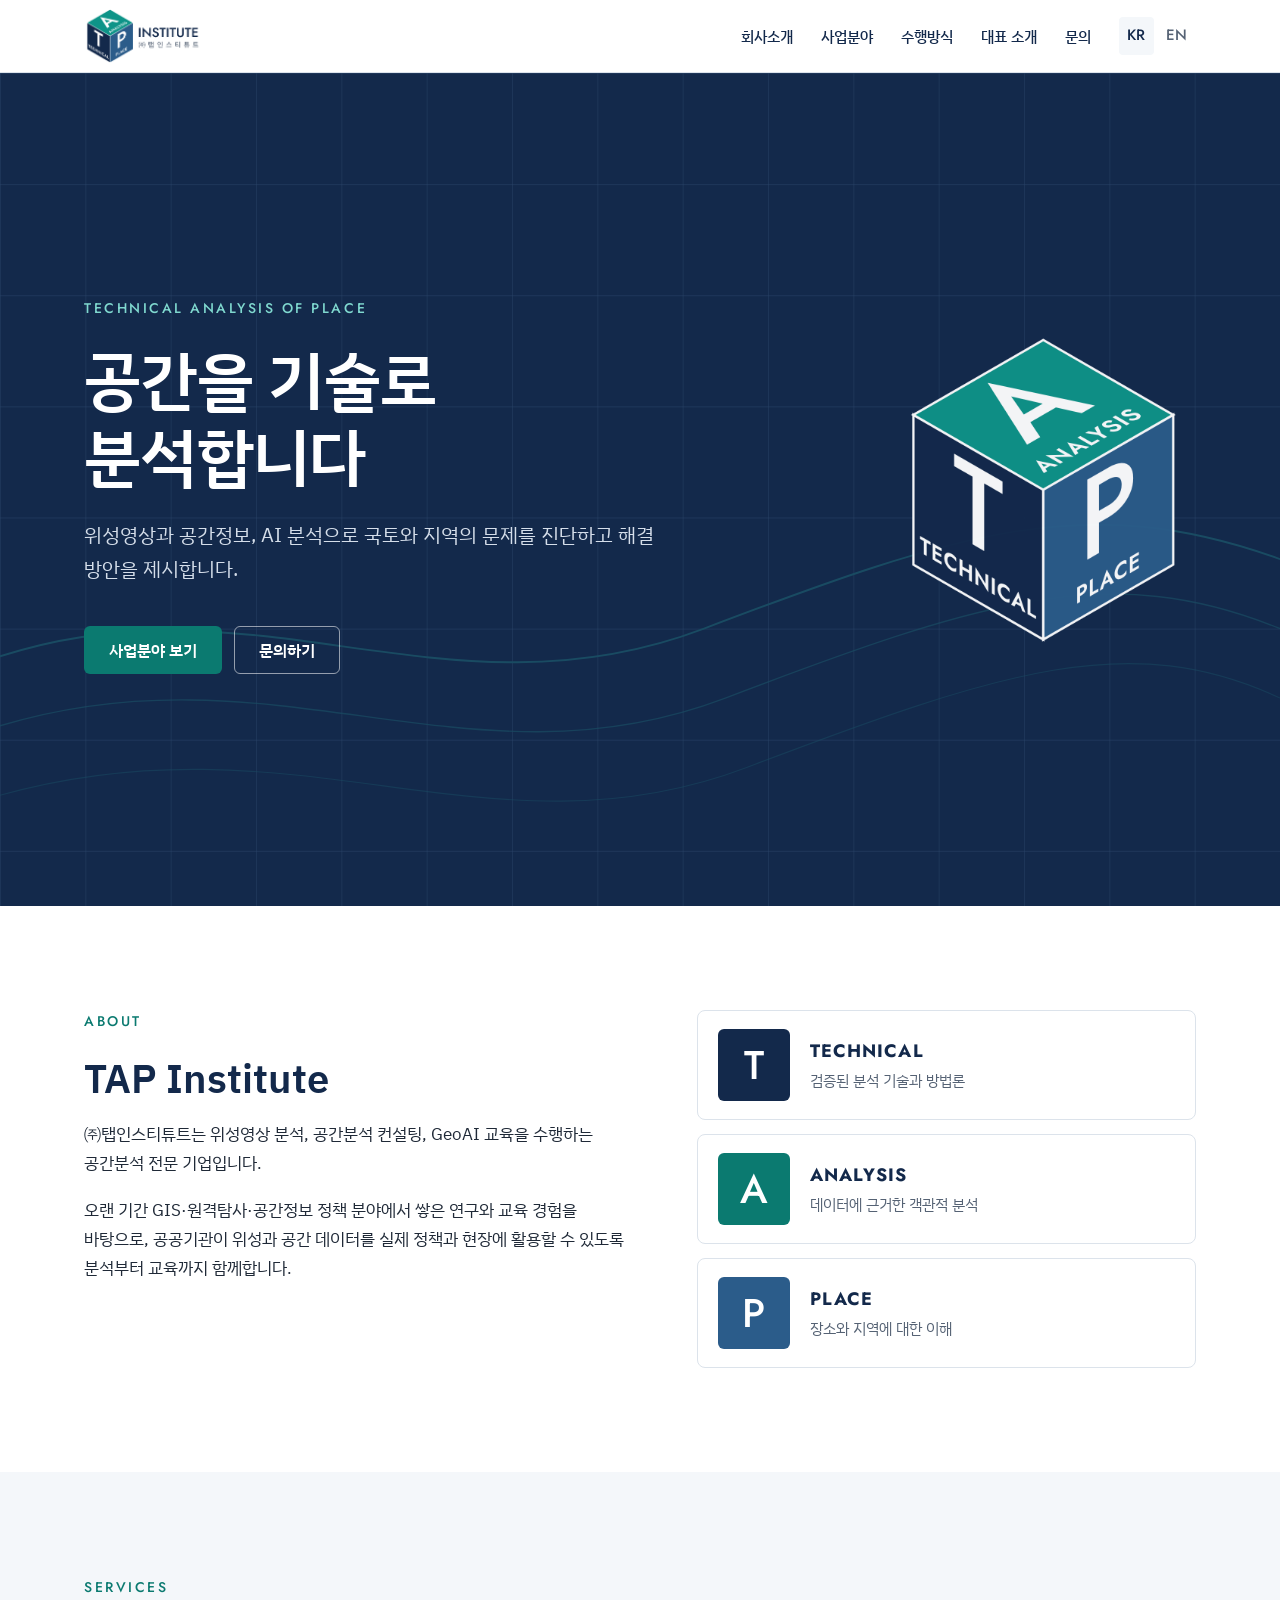
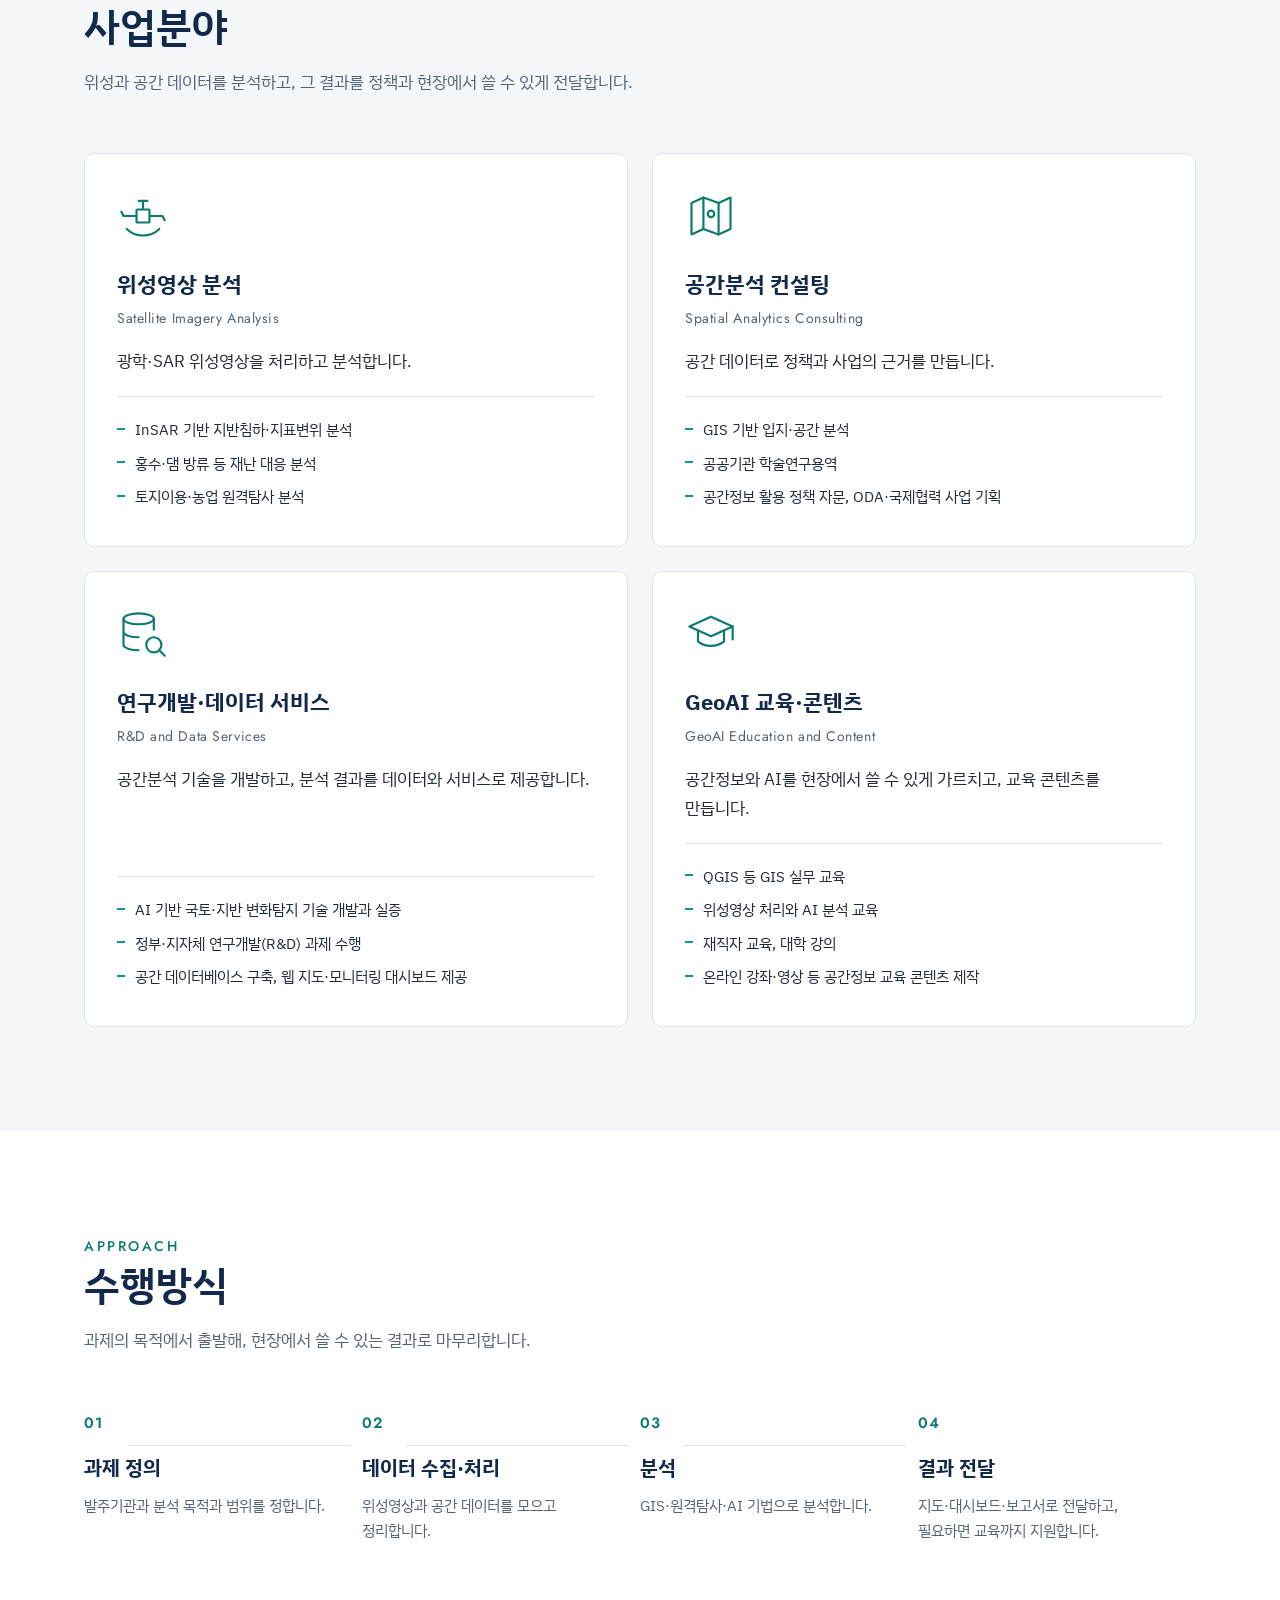
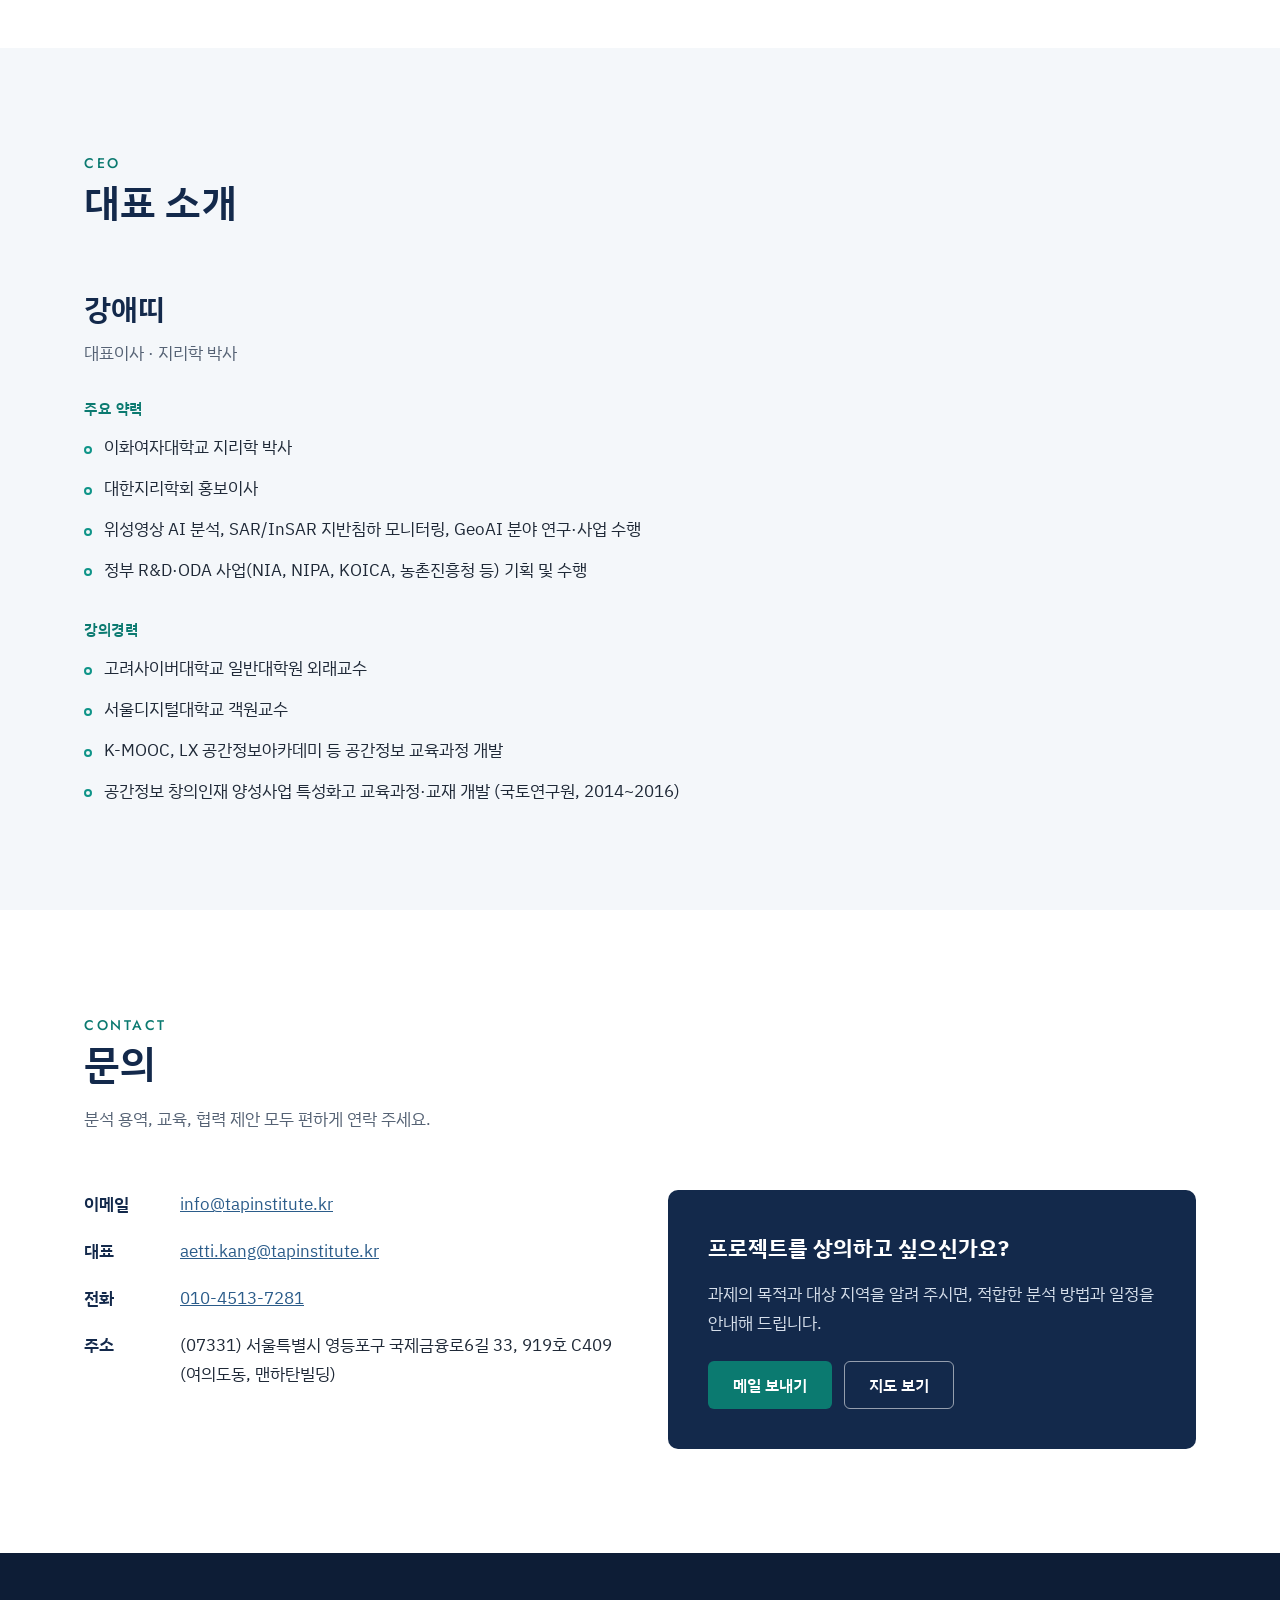
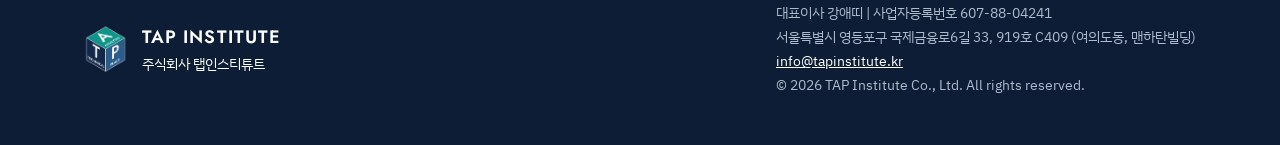
<file: index.html>
<!doctype html>
<html lang="ko">
<head>
<meta charset="utf-8">
<meta name="viewport" content="width=device-width, initial-scale=1">
<meta name="robots" content="noindex, nofollow">
<title>TAP Institute | 위성영상 분석 · 공간분석 컨설팅 · GeoAI 교육</title>
<meta name="description" content="㈜탭인스티튜트(TAP Institute)는 위성영상 분석, 공간분석 컨설팅, GeoAI 교육을 수행하는 공간분석 전문 기업입니다.">
<link rel="canonical" href="https://tapinstitute.kr/">
<link rel="alternate" hreflang="ko" href="https://tapinstitute.kr/">
<link rel="alternate" hreflang="en" href="https://tapinstitute.kr/en/">
<meta property="og:type" content="website">
<meta property="og:site_name" content="TAP Institute">
<meta property="og:title" content="TAP Institute | Technical Analysis of Place">
<meta property="og:description" content="위성영상 분석 · 공간분석 컨설팅 · GeoAI 교육">
<meta property="og:url" content="https://tapinstitute.kr/">
<meta property="og:image" content="https://tapinstitute.kr/assets/og-image.png">
<meta property="og:locale" content="ko_KR">
<link rel="icon" href="favicon.svg" type="image/svg+xml">
<link rel="preconnect" href="https://fonts.googleapis.com">
<link rel="preconnect" href="https://fonts.gstatic.com" crossorigin>
<link href="https://fonts.googleapis.com/css2?family=Jost:wght@400;500;600&family=IBM+Plex+Sans+KR:wght@400;500;600&display=swap" rel="stylesheet">
<link rel="stylesheet" href="css/style.css">
</head>
<body>
<a class="skip" href="#main">본문 바로가기</a>

<header class="site-header">
  <div class="container">
    <a class="brand" href="#home" aria-label="TAP Institute 처음으로">
      <img src="assets/TAP_Institute_logo.png" alt="TAP Institute ㈜탭인스티튜트" width="232" height="110">
    </a>
    <button class="menu-btn" type="button" aria-expanded="false" aria-controls="site-nav" aria-label="메뉴 열기">
      <svg width="22" height="22" viewBox="0 0 24 24" fill="none" stroke="currentColor" stroke-width="2" stroke-linecap="round" aria-hidden="true"><path d="M4 7h16M4 12h16M4 17h16"/></svg>
    </button>
    <nav class="nav" id="site-nav" aria-label="주요 메뉴">
      <ul>
        <li><a href="#about">회사소개</a></li>
        <li><a href="#services">사업분야</a></li>
        <li><a href="#approach">수행방식</a></li>
        <li><a href="#ceo">대표 소개</a></li>
        <li><a href="#contact">문의</a></li>
      </ul>
      <div class="lang" aria-label="언어 선택">
        <a href="./" aria-current="true" lang="ko">KR</a>
        <a href="en/" lang="en">EN</a>
      </div>
    </nav>
  </div>
</header>

<main id="main">

  <!-- 첫 화면 -->
  <section class="hero" id="home" aria-labelledby="hero-title">
    <svg class="hero-grid" aria-hidden="true" preserveAspectRatio="none" viewBox="0 0 1200 600">
      <defs>
        <pattern id="graticule" width="80" height="80" patternUnits="userSpaceOnUse">
          <path d="M80 0H0V80" fill="none" stroke="#7FA8D6" stroke-width="0.8"/>
        </pattern>
      </defs>
      <rect width="1200" height="600" fill="url(#graticule)"/>
      <path d="M0 420 C240 360 420 470 660 400 S1020 300 1200 350" fill="none" stroke="#2FC4B5" stroke-width="1.4"/>
      <path d="M0 470 C260 410 440 520 680 450 S1040 350 1200 400" fill="none" stroke="#2FC4B5" stroke-width="1" opacity=".7"/>
      <path d="M0 520 C280 460 460 570 700 500 S1060 400 1200 450" fill="none" stroke="#2FC4B5" stroke-width=".8" opacity=".5"/>
    </svg>
    <div class="container">
      <img class="hero-mark" src="assets/TAP_Institute_symbol.png" alt="" width="300" height="352">
      <p class="eyebrow" lang="en">Technical Analysis of Place</p>
      <h1 id="hero-title">공간을 기술로<br>분석합니다</h1>
      <p class="lead">위성영상과 공간정보, AI 분석으로 국토와 지역의 문제를 진단하고 해결 방안을 제시합니다.</p>
      <div class="btns">
        <a class="btn btn-primary" href="#services">사업분야 보기</a>
        <a class="btn btn-ghost" href="#contact">문의하기</a>
      </div>
    </div>
  </section>

  <!-- 회사소개 -->
  <section id="about" aria-labelledby="about-title">
    <div class="container about-grid">
      <div class="about-text">
        <p class="eyebrow" lang="en" style="color:var(--accent-dark)">About</p>
        <h2 id="about-title">TAP Institute</h2>
        <p>㈜탭인스티튜트는 위성영상 분석, 공간분석 컨설팅, GeoAI 교육을 수행하는 공간분석 전문 기업입니다.</p>
        <p>오랜 기간 GIS·원격탐사·공간정보 정책 분야에서 쌓은 연구와 교육 경험을 바탕으로, 공공기관이 위성과 공간 데이터를 실제 정책과 현장에 활용할 수 있도록 분석부터 교육까지 함께합니다.</p>
      </div>
      <div class="tap-cards">
        <div class="tap-card">
          <div class="tap-letter t" aria-hidden="true">T</div>
          <div><strong lang="en">TECHNICAL</strong><span>검증된 분석 기술과 방법론</span></div>
        </div>
        <div class="tap-card">
          <div class="tap-letter a" aria-hidden="true">A</div>
          <div><strong lang="en">ANALYSIS</strong><span>데이터에 근거한 객관적 분석</span></div>
        </div>
        <div class="tap-card">
          <div class="tap-letter p" aria-hidden="true">P</div>
          <div><strong lang="en">PLACE</strong><span>장소와 지역에 대한 이해</span></div>
        </div>
      </div>
    </div>
  </section>

  <!-- 사업분야 -->
  <section class="section-soft" id="services" aria-labelledby="services-title">
    <div class="container">
      <div class="section-head">
        <p class="eyebrow" lang="en">Services</p>
        <h2 id="services-title">사업분야</h2>
        <p>위성과 공간 데이터를 분석하고, 그 결과를 정책과 현장에서 쓸 수 있게 전달합니다.</p>
      </div>
      <div class="services">
        <article class="service">
          <svg class="icon" viewBox="0 0 48 48" fill="none" stroke="currentColor" stroke-width="2" stroke-linecap="round" stroke-linejoin="round" aria-hidden="true">
            <rect x="18" y="18" width="12" height="12" rx="1"/><path d="M18 24H6l-2-4M30 24h12l2 4M24 18V10M20 10h8"/><path d="M9 36c4 4 10 6 15 6s11-2 15-6"/>
          </svg>
          <h3>위성영상 분석</h3>
          <p class="en" lang="en">Satellite Imagery Analysis</p>
          <p class="desc">광학·SAR 위성영상을 처리하고 분석합니다.</p>
          <ul>
            <li>InSAR 기반 지반침하·지표변위 분석</li>
            <li>홍수·댐 방류 등 재난 대응 분석</li>
            <li>토지이용·농업 원격탐사 분석</li>
          </ul>
        </article>
        <article class="service">
          <svg class="icon" viewBox="0 0 48 48" fill="none" stroke="currentColor" stroke-width="2" stroke-linecap="round" stroke-linejoin="round" aria-hidden="true">
            <path d="M6 12l11-5 14 5 11-5v29l-11 5-14-5-11 5z"/><path d="M17 7v29M31 12v29"/><circle cx="24" cy="22" r="3"/>
          </svg>
          <h3>공간분석 컨설팅</h3>
          <p class="en" lang="en">Spatial Analytics Consulting</p>
          <p class="desc">공간 데이터로 정책과 사업의 근거를 만듭니다.</p>
          <ul>
            <li>GIS 기반 입지·공간 분석</li>
            <li>공공기관 학술연구용역</li>
            <li>공간정보 활용 정책 자문, ODA·국제협력 사업 기획</li>
          </ul>
        </article>
        <article class="service">
          <svg class="icon" viewBox="0 0 48 48" fill="none" stroke="currentColor" stroke-width="2" stroke-linecap="round" stroke-linejoin="round" aria-hidden="true">
            <ellipse cx="20" cy="10" rx="14" ry="5"/><path d="M6 10v24c0 2.8 6.3 5 14 5M34 10v10M6 22c0 2.8 6.3 5 14 5"/><circle cx="34" cy="34" r="7"/><path d="M39 39l5 5"/>
          </svg>
          <h3>연구개발·데이터 서비스</h3>
          <p class="en" lang="en">R&amp;D and Data Services</p>
          <p class="desc">공간분석 기술을 개발하고, 분석 결과를 데이터와 서비스로 제공합니다.</p>
          <ul>
            <li>AI 기반 국토·지반 변화탐지 기술 개발과 실증</li>
            <li>정부·지자체 연구개발(R&amp;D) 과제 수행</li>
            <li>공간 데이터베이스 구축, 웹 지도·모니터링 대시보드 제공</li>
          </ul>
        </article>
        <article class="service">
          <svg class="icon" viewBox="0 0 48 48" fill="none" stroke="currentColor" stroke-width="2" stroke-linecap="round" stroke-linejoin="round" aria-hidden="true">
            <path d="M4 17l20-9 20 9-20 9z"/><path d="M12 21v10c4 3 8 4 12 4s8-1 12-4V21"/><path d="M44 17v12"/>
          </svg>
          <h3>GeoAI 교육·콘텐츠</h3>
          <p class="en" lang="en">GeoAI Education and Content</p>
          <p class="desc">공간정보와 AI를 현장에서 쓸 수 있게 가르치고, 교육 콘텐츠를 만듭니다.</p>
          <ul>
            <li>QGIS 등 GIS 실무 교육</li>
            <li>위성영상 처리와 AI 분석 교육</li>
            <li>재직자 교육, 대학 강의</li>
            <li>온라인 강좌·영상 등 공간정보 교육 콘텐츠 제작</li>
          </ul>
        </article>
      </div>
    </div>
  </section>

  <!-- 수행방식 -->
  <section id="approach" aria-labelledby="approach-title">
    <div class="container">
      <div class="section-head">
        <p class="eyebrow" lang="en" style="color:var(--accent-dark)">Approach</p>
        <h2 id="approach-title">수행방식</h2>
        <p>과제의 목적에서 출발해, 현장에서 쓸 수 있는 결과로 마무리합니다.</p>
      </div>
      <ol class="steps">
        <li class="step"><h3>과제 정의</h3><p>발주기관과 분석 목적과 범위를 정합니다.</p></li>
        <li class="step"><h3>데이터 수집·처리</h3><p>위성영상과 공간 데이터를 모으고 정리합니다.</p></li>
        <li class="step"><h3>분석</h3><p>GIS·원격탐사·AI 기법으로 분석합니다.</p></li>
        <li class="step"><h3>결과 전달</h3><p>지도·대시보드·보고서로 전달하고, 필요하면 교육까지 지원합니다.</p></li>
      </ol>
    </div>
  </section>

  <!-- 대표 소개 -->
  <section class="section-soft" id="ceo" aria-labelledby="ceo-title">
    <div class="container">
      <div class="section-head">
        <p class="eyebrow" lang="en">CEO</p>
        <h2 id="ceo-title">대표 소개</h2>
      </div>
      <div class="ceo">
        <div>
          <p class="ceo-name">강애띠</p>
          <p class="ceo-role">대표이사 · 지리학 박사</p>
          <h3 class="ceo-sub">주요 약력</h3>
          <ul>
            <li>이화여자대학교 지리학 박사</li>
            <li>대한지리학회 홍보이사</li>
            <li>위성영상 AI 분석, SAR/InSAR 지반침하 모니터링, GeoAI 분야 연구·사업 수행</li>
            <li>정부 R&amp;D·ODA 사업(NIA, NIPA, KOICA, 농촌진흥청 등) 기획 및 수행</li>
          </ul>
          <h3 class="ceo-sub">강의경력</h3>
          <ul>
            <li>고려사이버대학교 일반대학원 외래교수</li>
            <li>서울디지털대학교 객원교수</li>
            <li>K-MOOC, LX 공간정보아카데미 등 공간정보 교육과정 개발</li>
            <li>공간정보 창의인재 양성사업 특성화고 교육과정·교재 개발 (국토연구원, 2014~2016)</li>
          </ul>
        </div>
      </div>
    </div>
  </section>

  <!-- 문의 -->
  <section id="contact" aria-labelledby="contact-title">
    <div class="container">
      <div class="section-head">
        <p class="eyebrow" lang="en" style="color:var(--accent-dark)">Contact</p>
        <h2 id="contact-title">문의</h2>
        <p>분석 용역, 교육, 협력 제안 모두 편하게 연락 주세요.</p>
      </div>
      <div class="contact">
        <dl>
          <dt>이메일</dt>
          <dd><a href="mailto:info@tapinstitute.kr">info@tapinstitute.kr</a></dd>
          <dt>대표</dt>
          <dd><a href="mailto:aetti.kang@tapinstitute.kr">aetti.kang@tapinstitute.kr</a></dd>
          <dt>전화</dt>
          <dd><a href="tel:+821045137281">010-4513-7281</a></dd>
          <dt>주소</dt>
          <dd>(07331) 서울특별시 영등포구 국제금융로6길 33, 919호 C409<br>(여의도동, 맨하탄빌딩)</dd>
        </dl>
        <div class="contact-box">
          <h3>프로젝트를 상의하고 싶으신가요?</h3>
          <p>과제의 목적과 대상 지역을 알려 주시면, 적합한 분석 방법과 일정을 안내해 드립니다.</p>
          <div class="btns">
            <a class="btn btn-primary" href="mailto:info@tapinstitute.kr?subject=%5BTAP%20Institute%5D%20%EB%AC%B8%EC%9D%98">메일 보내기</a>
            <a class="btn btn-ghost" href="https://map.kakao.com/?q=%EC%84%9C%EC%9A%B8%20%EC%98%81%EB%93%B1%ED%8F%AC%EA%B5%AC%20%EA%B5%AD%EC%A0%9C%EA%B8%88%EC%9C%B5%EB%A1%9C6%EA%B8%B8%2033" target="_blank" rel="noopener">지도 보기</a>
          </div>
        </div>
      </div>
    </div>
  </section>

</main>

<footer class="site-footer">
  <div class="container">
    <div class="foot-brand">
      <img src="assets/TAP_Institute_symbol.png" alt="" width="44" height="52">
      <div><strong lang="en">TAP INSTITUTE</strong>주식회사 탭인스티튜트</div>
    </div>
    <div>
      <p>대표이사 강애띠 | 사업자등록번호 607-88-04241</p>
      <p>서울특별시 영등포구 국제금융로6길 33, 919호 C409 (여의도동, 맨하탄빌딩)</p>
      <p><a href="mailto:info@tapinstitute.kr">info@tapinstitute.kr</a></p>
      <p lang="en">© 2026 TAP Institute Co., Ltd. All rights reserved.</p>
    </div>
  </div>
</footer>

<script src="js/main.js"></script>
</body>
</html>
</file>
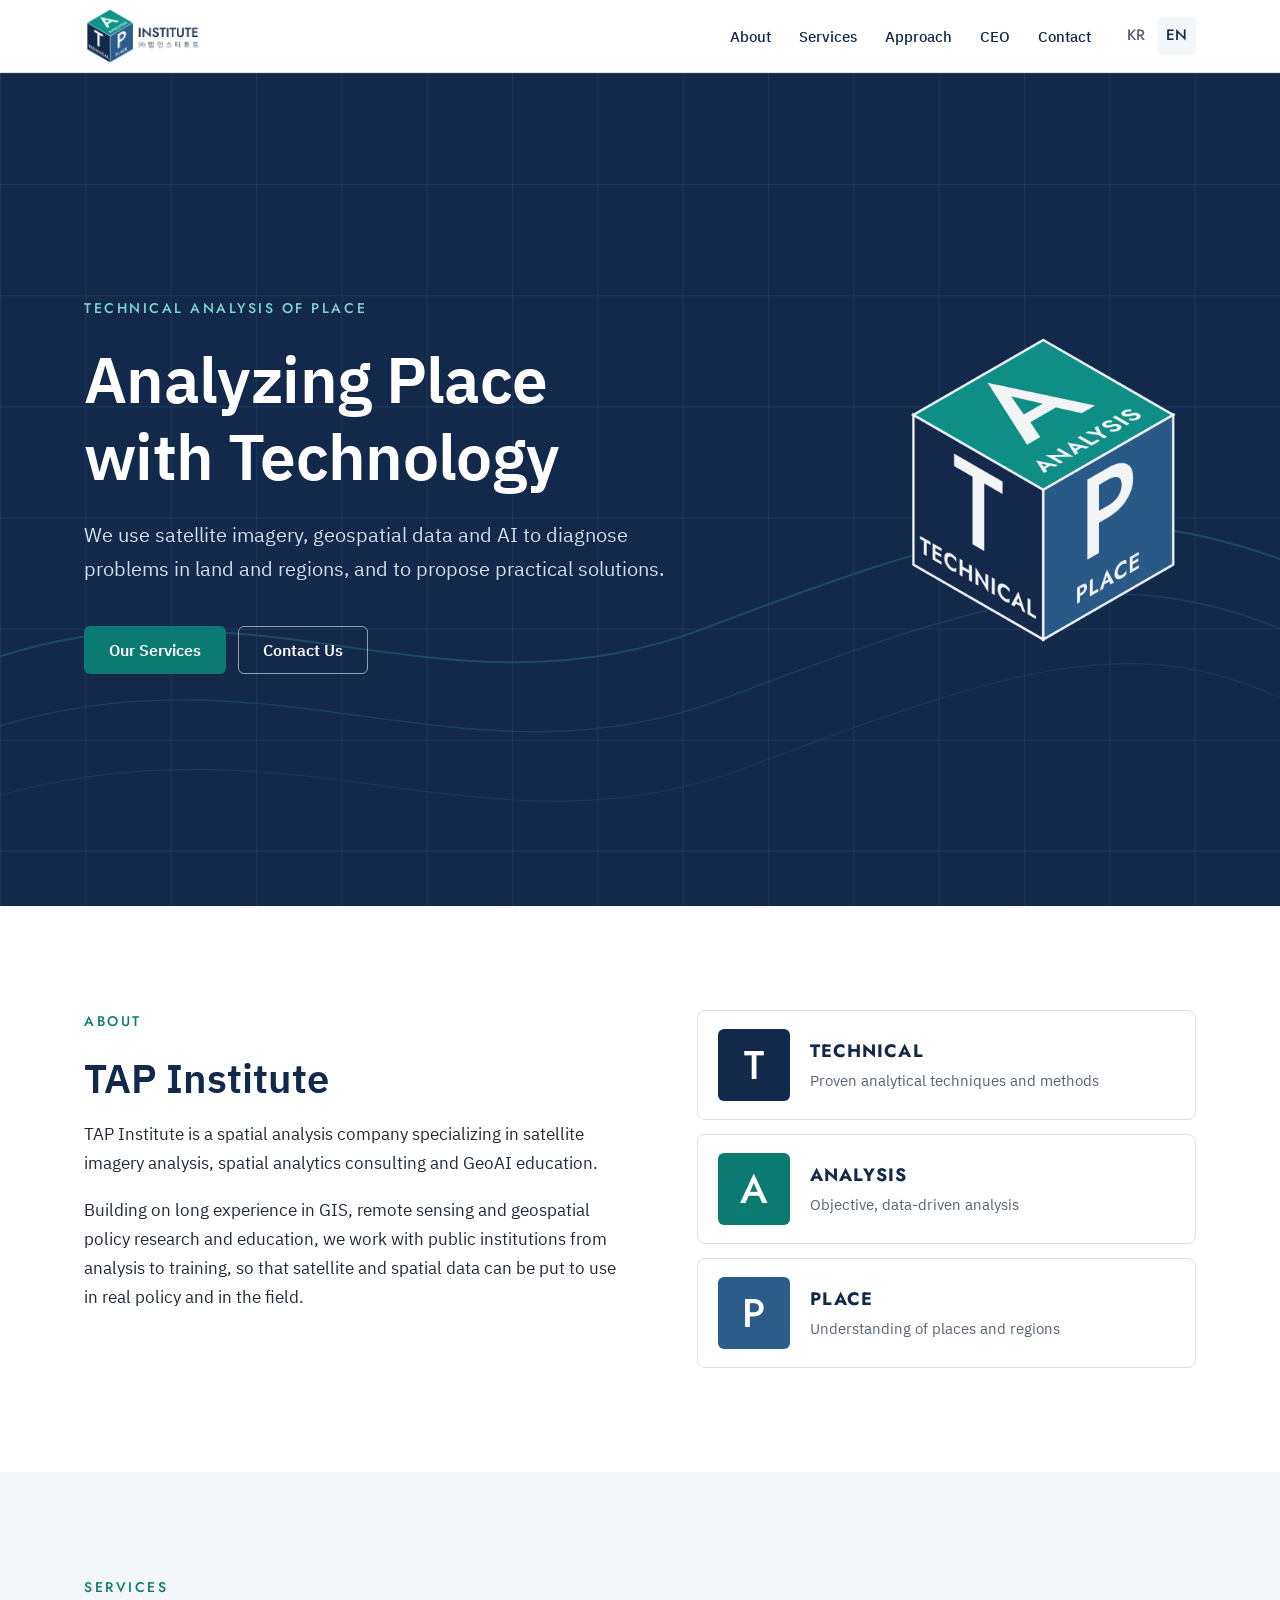
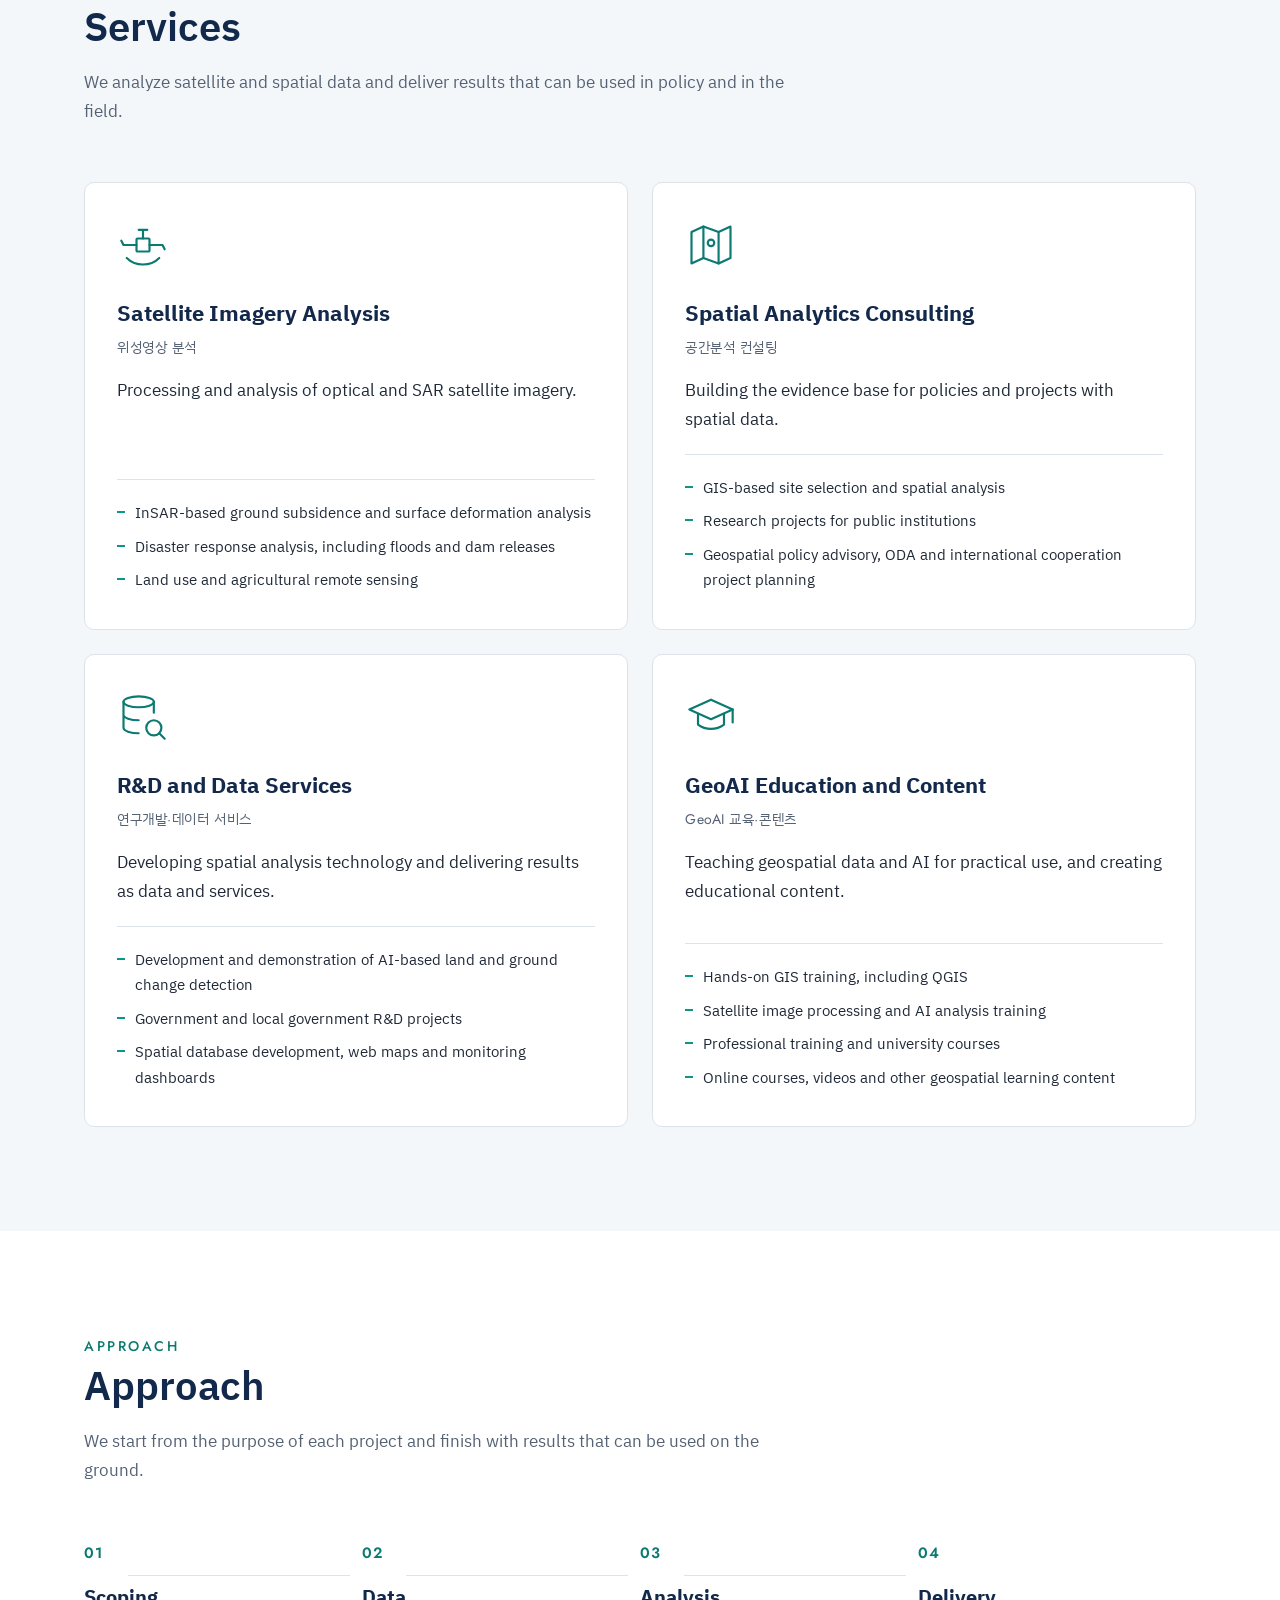
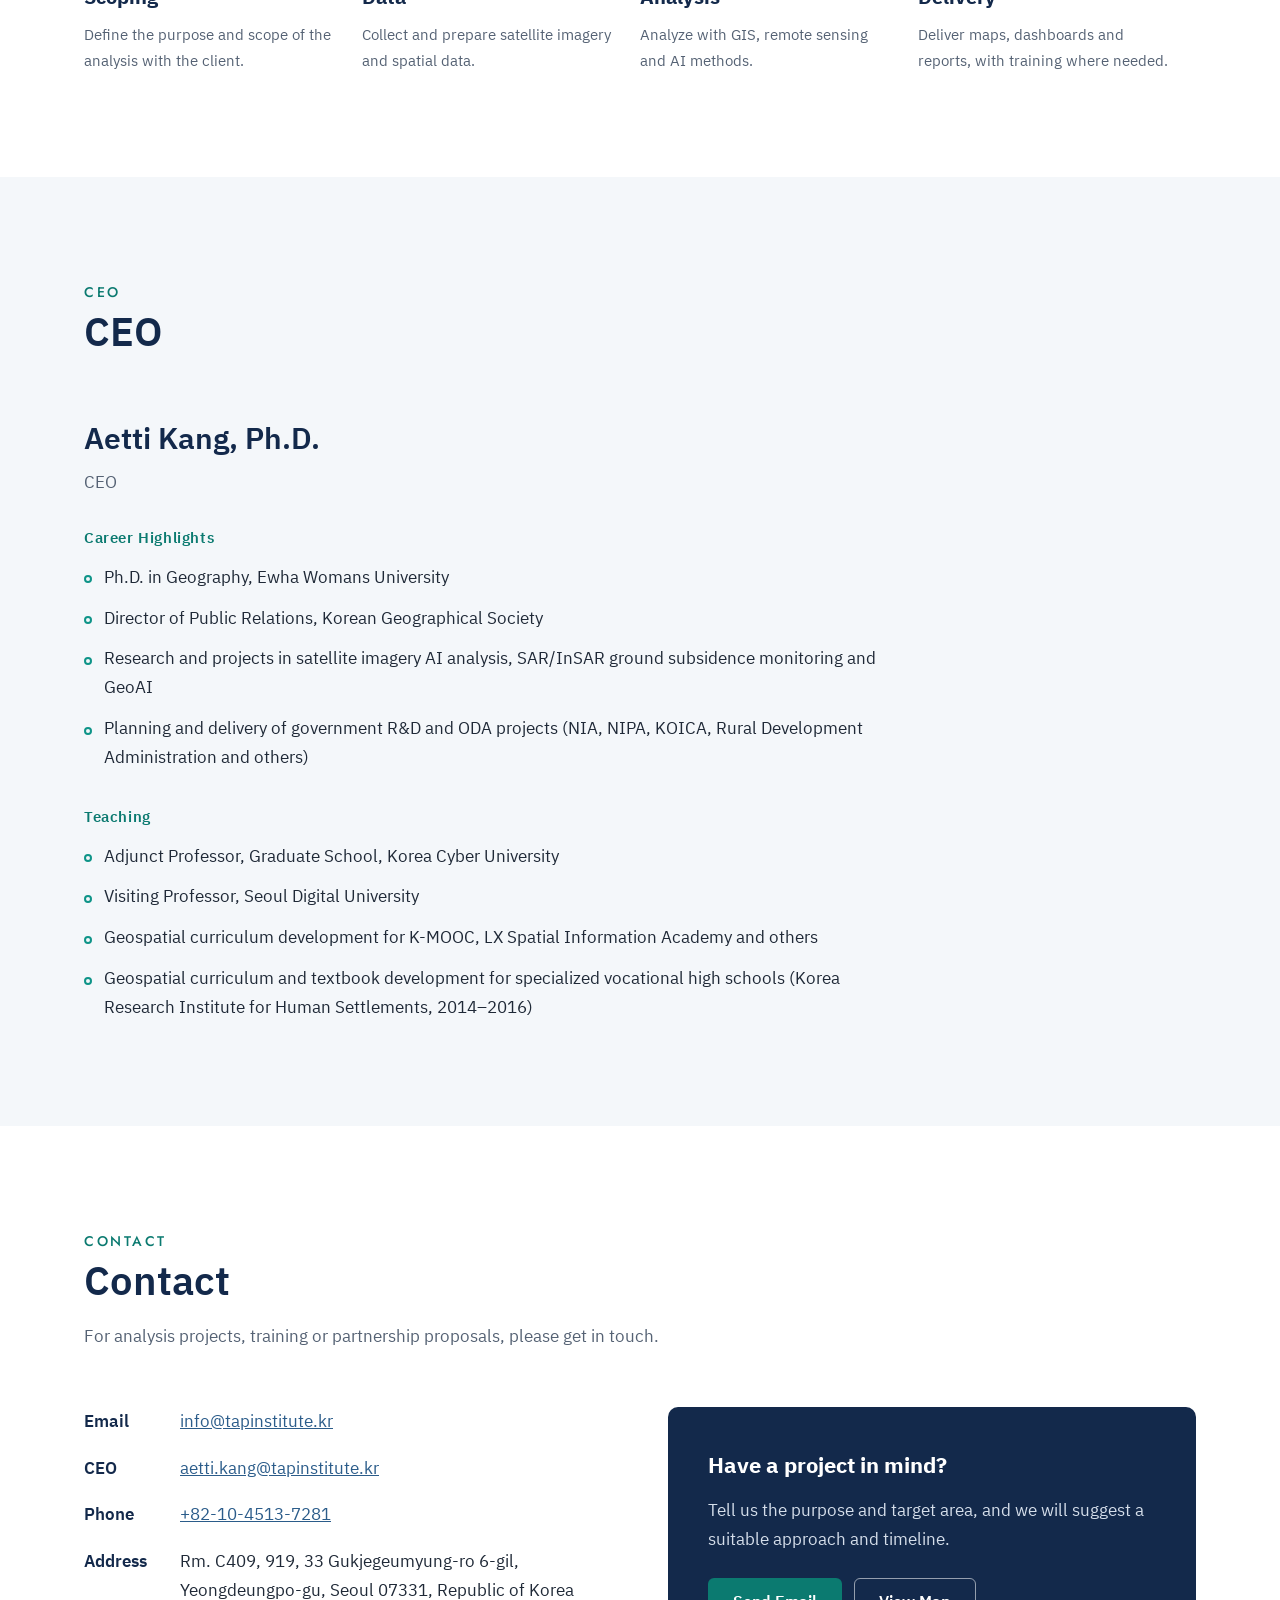
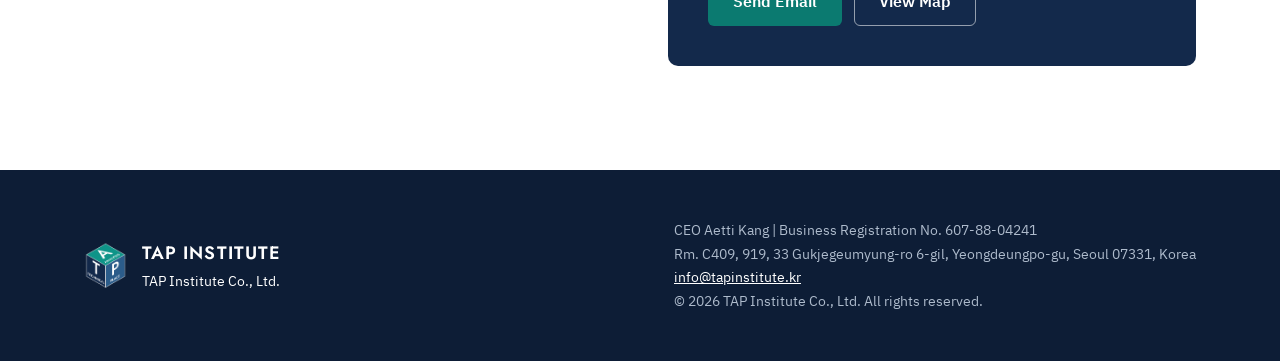
<file: en/index.html>
<!doctype html>
<html lang="en">
<head>
<meta charset="utf-8">
<meta name="viewport" content="width=device-width, initial-scale=1">
<meta name="robots" content="noindex, nofollow">
<title>TAP Institute | Satellite Imagery Analysis · Spatial Analytics Consulting · GeoAI Education</title>
<meta name="description" content="TAP Institute is a spatial analysis company providing satellite imagery analysis, spatial analytics consulting and GeoAI education.">
<link rel="canonical" href="https://tapinstitute.kr/en/">
<link rel="alternate" hreflang="ko" href="https://tapinstitute.kr/">
<link rel="alternate" hreflang="en" href="https://tapinstitute.kr/en/">
<meta property="og:type" content="website">
<meta property="og:site_name" content="TAP Institute">
<meta property="og:title" content="TAP Institute | Technical Analysis of Place">
<meta property="og:description" content="Satellite Imagery Analysis · Spatial Analytics Consulting · GeoAI Education">
<meta property="og:url" content="https://tapinstitute.kr/en/">
<meta property="og:image" content="https://tapinstitute.kr/assets/og-image.png">
<meta property="og:locale" content="en_US">
<link rel="icon" href="../favicon.svg" type="image/svg+xml">
<link rel="preconnect" href="https://fonts.googleapis.com">
<link rel="preconnect" href="https://fonts.gstatic.com" crossorigin>
<link href="https://fonts.googleapis.com/css2?family=Jost:wght@400;500;600&family=IBM+Plex+Sans+KR:wght@400;500;600&display=swap" rel="stylesheet">
<link rel="stylesheet" href="../css/style.css">
</head>
<body>
<a class="skip" href="#main">Skip to content</a>

<header class="site-header">
  <div class="container">
    <a class="brand" href="#home" aria-label="TAP Institute home">
      <img src="../assets/TAP_Institute_logo.png" alt="TAP Institute" width="232" height="110">
    </a>
    <button class="menu-btn" type="button" aria-expanded="false" aria-controls="site-nav" aria-label="Open menu">
      <svg width="22" height="22" viewBox="0 0 24 24" fill="none" stroke="currentColor" stroke-width="2" stroke-linecap="round" aria-hidden="true"><path d="M4 7h16M4 12h16M4 17h16"/></svg>
    </button>
    <nav class="nav" id="site-nav" aria-label="Main menu">
      <ul>
        <li><a href="#about">About</a></li>
        <li><a href="#services">Services</a></li>
        <li><a href="#approach">Approach</a></li>
        <li><a href="#ceo">CEO</a></li>
        <li><a href="#contact">Contact</a></li>
      </ul>
      <div class="lang" aria-label="Language">
        <a href="../" lang="ko">KR</a>
        <a href="./" aria-current="true" lang="en">EN</a>
      </div>
    </nav>
  </div>
</header>

<main id="main">

  <!-- Hero -->
  <section class="hero" id="home" aria-labelledby="hero-title">
    <svg class="hero-grid" aria-hidden="true" preserveAspectRatio="none" viewBox="0 0 1200 600">
      <defs>
        <pattern id="graticule" width="80" height="80" patternUnits="userSpaceOnUse">
          <path d="M80 0H0V80" fill="none" stroke="#7FA8D6" stroke-width="0.8"/>
        </pattern>
      </defs>
      <rect width="1200" height="600" fill="url(#graticule)"/>
      <path d="M0 420 C240 360 420 470 660 400 S1020 300 1200 350" fill="none" stroke="#2FC4B5" stroke-width="1.4"/>
      <path d="M0 470 C260 410 440 520 680 450 S1040 350 1200 400" fill="none" stroke="#2FC4B5" stroke-width="1" opacity=".7"/>
      <path d="M0 520 C280 460 460 570 700 500 S1060 400 1200 450" fill="none" stroke="#2FC4B5" stroke-width=".8" opacity=".5"/>
    </svg>
    <div class="container">
      <img class="hero-mark" src="../assets/TAP_Institute_symbol.png" alt="" width="300" height="352">
      <p class="eyebrow">Technical Analysis of Place</p>
      <h1 id="hero-title">Analyzing Place<br>with Technology</h1>
      <p class="lead">We use satellite imagery, geospatial data and AI to diagnose problems in land and regions, and to propose practical solutions.</p>
      <div class="btns">
        <a class="btn btn-primary" href="#services">Our Services</a>
        <a class="btn btn-ghost" href="#contact">Contact Us</a>
      </div>
    </div>
  </section>

  <!-- About -->
  <section id="about" aria-labelledby="about-title">
    <div class="container about-grid">
      <div class="about-text">
        <p class="eyebrow" style="color:var(--accent-dark)">About</p>
        <h2 id="about-title">TAP Institute</h2>
        <p>TAP Institute is a spatial analysis company specializing in satellite imagery analysis, spatial analytics consulting and GeoAI education.</p>
        <p>Building on long experience in GIS, remote sensing and geospatial policy research and education, we work with public institutions from analysis to training, so that satellite and spatial data can be put to use in real policy and in the field.</p>
      </div>
      <div class="tap-cards">
        <div class="tap-card">
          <div class="tap-letter t" aria-hidden="true">T</div>
          <div><strong>TECHNICAL</strong><span>Proven analytical techniques and methods</span></div>
        </div>
        <div class="tap-card">
          <div class="tap-letter a" aria-hidden="true">A</div>
          <div><strong>ANALYSIS</strong><span>Objective, data-driven analysis</span></div>
        </div>
        <div class="tap-card">
          <div class="tap-letter p" aria-hidden="true">P</div>
          <div><strong>PLACE</strong><span>Understanding of places and regions</span></div>
        </div>
      </div>
    </div>
  </section>

  <!-- Services -->
  <section class="section-soft" id="services" aria-labelledby="services-title">
    <div class="container">
      <div class="section-head">
        <p class="eyebrow">Services</p>
        <h2 id="services-title">Services</h2>
        <p>We analyze satellite and spatial data and deliver results that can be used in policy and in the field.</p>
      </div>
      <div class="services">
        <article class="service">
          <svg class="icon" viewBox="0 0 48 48" fill="none" stroke="currentColor" stroke-width="2" stroke-linecap="round" stroke-linejoin="round" aria-hidden="true">
            <rect x="18" y="18" width="12" height="12" rx="1"/><path d="M18 24H6l-2-4M30 24h12l2 4M24 18V10M20 10h8"/><path d="M9 36c4 4 10 6 15 6s11-2 15-6"/>
          </svg>
          <h3>Satellite Imagery Analysis</h3>
          <p class="en" lang="ko">위성영상 분석</p>
          <p class="desc">Processing and analysis of optical and SAR satellite imagery.</p>
          <ul>
            <li>InSAR-based ground subsidence and surface deformation analysis</li>
            <li>Disaster response analysis, including floods and dam releases</li>
            <li>Land use and agricultural remote sensing</li>
          </ul>
        </article>
        <article class="service">
          <svg class="icon" viewBox="0 0 48 48" fill="none" stroke="currentColor" stroke-width="2" stroke-linecap="round" stroke-linejoin="round" aria-hidden="true">
            <path d="M6 12l11-5 14 5 11-5v29l-11 5-14-5-11 5z"/><path d="M17 7v29M31 12v29"/><circle cx="24" cy="22" r="3"/>
          </svg>
          <h3>Spatial Analytics Consulting</h3>
          <p class="en" lang="ko">공간분석 컨설팅</p>
          <p class="desc">Building the evidence base for policies and projects with spatial data.</p>
          <ul>
            <li>GIS-based site selection and spatial analysis</li>
            <li>Research projects for public institutions</li>
            <li>Geospatial policy advisory, ODA and international cooperation project planning</li>
          </ul>
        </article>
        <article class="service">
          <svg class="icon" viewBox="0 0 48 48" fill="none" stroke="currentColor" stroke-width="2" stroke-linecap="round" stroke-linejoin="round" aria-hidden="true">
            <ellipse cx="20" cy="10" rx="14" ry="5"/><path d="M6 10v24c0 2.8 6.3 5 14 5M34 10v10M6 22c0 2.8 6.3 5 14 5"/><circle cx="34" cy="34" r="7"/><path d="M39 39l5 5"/>
          </svg>
          <h3>R&amp;D and Data Services</h3>
          <p class="en" lang="ko">연구개발·데이터 서비스</p>
          <p class="desc">Developing spatial analysis technology and delivering results as data and services.</p>
          <ul>
            <li>Development and demonstration of AI-based land and ground change detection</li>
            <li>Government and local government R&amp;D projects</li>
            <li>Spatial database development, web maps and monitoring dashboards</li>
          </ul>
        </article>
        <article class="service">
          <svg class="icon" viewBox="0 0 48 48" fill="none" stroke="currentColor" stroke-width="2" stroke-linecap="round" stroke-linejoin="round" aria-hidden="true">
            <path d="M4 17l20-9 20 9-20 9z"/><path d="M12 21v10c4 3 8 4 12 4s8-1 12-4V21"/><path d="M44 17v12"/>
          </svg>
          <h3>GeoAI Education and Content</h3>
          <p class="en" lang="ko">GeoAI 교육·콘텐츠</p>
          <p class="desc">Teaching geospatial data and AI for practical use, and creating educational content.</p>
          <ul>
            <li>Hands-on GIS training, including QGIS</li>
            <li>Satellite image processing and AI analysis training</li>
            <li>Professional training and university courses</li>
            <li>Online courses, videos and other geospatial learning content</li>
          </ul>
        </article>
      </div>
    </div>
  </section>

  <!-- Approach -->
  <section id="approach" aria-labelledby="approach-title">
    <div class="container">
      <div class="section-head">
        <p class="eyebrow" style="color:var(--accent-dark)">Approach</p>
        <h2 id="approach-title">Approach</h2>
        <p>We start from the purpose of each project and finish with results that can be used on the ground.</p>
      </div>
      <ol class="steps">
        <li class="step"><h3>Scoping</h3><p>Define the purpose and scope of the analysis with the client.</p></li>
        <li class="step"><h3>Data</h3><p>Collect and prepare satellite imagery and spatial data.</p></li>
        <li class="step"><h3>Analysis</h3><p>Analyze with GIS, remote sensing and AI methods.</p></li>
        <li class="step"><h3>Delivery</h3><p>Deliver maps, dashboards and reports, with training where needed.</p></li>
      </ol>
    </div>
  </section>

  <!-- CEO -->
  <section class="section-soft" id="ceo" aria-labelledby="ceo-title">
    <div class="container">
      <div class="section-head">
        <p class="eyebrow">CEO</p>
        <h2 id="ceo-title">CEO</h2>
      </div>
      <div class="ceo">
        <div>
          <p class="ceo-name">Aetti Kang, Ph.D.</p>
          <p class="ceo-role">CEO</p>
          <h3 class="ceo-sub">Career Highlights</h3>
          <ul>
            <li>Ph.D. in Geography, Ewha Womans University</li>
            <li>Director of Public Relations, Korean Geographical Society</li>
            <li>Research and projects in satellite imagery AI analysis, SAR/InSAR ground subsidence monitoring and GeoAI</li>
            <li>Planning and delivery of government R&amp;D and ODA projects (NIA, NIPA, KOICA, Rural Development Administration and others)</li>
          </ul>
          <h3 class="ceo-sub">Teaching</h3>
          <ul>
            <li>Adjunct Professor, Graduate School, Korea Cyber University</li>
            <li>Visiting Professor, Seoul Digital University</li>
            <li>Geospatial curriculum development for K-MOOC, LX Spatial Information Academy and others</li>
            <li>Geospatial curriculum and textbook development for specialized vocational high schools (Korea Research Institute for Human Settlements, 2014–2016)</li>
          </ul>
        </div>
      </div>
    </div>
  </section>

  <!-- Contact -->
  <section id="contact" aria-labelledby="contact-title">
    <div class="container">
      <div class="section-head">
        <p class="eyebrow" style="color:var(--accent-dark)">Contact</p>
        <h2 id="contact-title">Contact</h2>
        <p>For analysis projects, training or partnership proposals, please get in touch.</p>
      </div>
      <div class="contact">
        <dl>
          <dt>Email</dt>
          <dd><a href="mailto:info@tapinstitute.kr">info@tapinstitute.kr</a></dd>
          <dt>CEO</dt>
          <dd><a href="mailto:aetti.kang@tapinstitute.kr">aetti.kang@tapinstitute.kr</a></dd>
          <dt>Phone</dt>
          <dd><a href="tel:+821045137281">+82-10-4513-7281</a></dd>
          <dt>Address</dt>
          <dd>Rm. C409, 919, 33 Gukjegeumyung-ro 6-gil,<br>Yeongdeungpo-gu, Seoul 07331, Republic of Korea</dd>
        </dl>
        <div class="contact-box">
          <h3>Have a project in mind?</h3>
          <p>Tell us the purpose and target area, and we will suggest a suitable approach and timeline.</p>
          <div class="btns">
            <a class="btn btn-primary" href="mailto:info@tapinstitute.kr?subject=%5BTAP%20Institute%5D%20Inquiry">Send Email</a>
            <a class="btn btn-ghost" href="https://www.google.com/maps/search/?api=1&amp;query=33+Gukjegeumyung-ro+6-gil+Seoul" target="_blank" rel="noopener">View Map</a>
          </div>
        </div>
      </div>
    </div>
  </section>

</main>

<footer class="site-footer">
  <div class="container">
    <div class="foot-brand">
      <img src="../assets/TAP_Institute_symbol.png" alt="" width="44" height="52">
      <div><strong>TAP INSTITUTE</strong>TAP Institute Co., Ltd.</div>
    </div>
    <div>
      <p>CEO Aetti Kang | Business Registration No. 607-88-04241</p>
      <p>Rm. C409, 919, 33 Gukjegeumyung-ro 6-gil, Yeongdeungpo-gu, Seoul 07331, Korea</p>
      <p><a href="mailto:info@tapinstitute.kr">info@tapinstitute.kr</a></p>
      <p>© 2026 TAP Institute Co., Ltd. All rights reserved.</p>
    </div>
  </div>
</footer>

<script src="../js/main.js"></script>
</body>
</html>
</file>
<file: css/style.css>
/* TAP Institute — 회사 소개 사이트 */
:root{
  --ink:#13294B;
  --mid:#2B5C8A;
  --accent:#0E9488;
  --accent-dark:#0B7A70;
  --slate:#556274;
  --text:#1F2937;
  --bg:#FFFFFF;
  --soft:#F4F7FA;
  --line:#DCE3EB;
  --max:1160px;
  --font-kr:'IBM Plex Sans KR', 'Apple SD Gothic Neo', 'Malgun Gothic', sans-serif;
  --font-en:'Jost', 'IBM Plex Sans KR', sans-serif;
}

*,*::before,*::after{box-sizing:border-box}
html{scroll-behavior:smooth;scroll-padding-top:76px}
body{
  margin:0;background:var(--bg);color:var(--text);
  font-family:var(--font-kr);font-size:17px;line-height:1.7;
  word-break:keep-all;-webkit-font-smoothing:antialiased;
}
html[lang="en"] body{word-break:normal}
img,svg{display:block;max-width:100%}
a{color:var(--mid)}
a:hover{color:var(--ink)}
:focus-visible{outline:3px solid var(--accent);outline-offset:3px}

.container{width:100%;max-width:var(--max);margin:0 auto;padding:0 24px}
.skip{position:absolute;left:-9999px;top:8px;background:var(--ink);color:#fff;padding:8px 14px;z-index:100}
.skip:focus{left:16px}

/* ---------- 상단 메뉴 ---------- */
.site-header{
  position:sticky;top:0;z-index:50;background:rgba(255,255,255,.96);
  border-bottom:1px solid var(--line);backdrop-filter:saturate(1.4) blur(6px);
}
.site-header .container{display:flex;align-items:center;justify-content:space-between;height:72px;gap:24px}
.brand img{height:56px;width:auto}
.nav{display:flex;align-items:center;gap:28px}
.nav ul{display:flex;gap:28px;list-style:none;margin:0;padding:0}
.nav a{color:var(--ink);text-decoration:none;font-weight:500;font-size:15px}
.nav a:hover{color:var(--accent-dark)}
.lang{display:flex;gap:4px;font-family:var(--font-en);font-size:14px;font-weight:600;letter-spacing:.04em}
.lang a{padding:6px 8px;border-radius:4px;color:var(--slate)}
.lang a[aria-current="true"]{color:var(--ink);background:var(--soft)}
.menu-btn{
  display:none;background:none;border:1px solid var(--line);border-radius:6px;
  width:44px;height:44px;align-items:center;justify-content:center;color:var(--ink);cursor:pointer;
}

/* ---------- 첫 화면 ---------- */
.hero{position:relative;background:var(--ink);color:#fff;overflow:hidden}
.hero-grid{position:absolute;inset:0;width:100%;height:100%;opacity:.22;pointer-events:none}
.hero .container{position:relative;padding-top:120px;padding-bottom:128px}
.hero-mark{position:absolute;right:24px;top:50%;transform:translateY(-50%);width:300px;height:auto;opacity:.95}
.eyebrow{
  font-family:var(--font-en);font-weight:500;letter-spacing:.18em;text-transform:uppercase;
  font-size:14px;color:#7FD8CF;margin:0 0 20px;
}
.hero h1{font-size:clamp(36px,5.4vw,64px);line-height:1.2;font-weight:600;margin:0 0 24px;letter-spacing:-.01em}
.hero p.lead{font-size:clamp(17px,1.6vw,20px);max-width:620px;color:#D5DEEA;margin:0 0 40px}
.btns{display:flex;flex-wrap:wrap;gap:12px}
.btn{
  display:inline-flex;align-items:center;justify-content:center;min-height:48px;padding:0 24px;
  border-radius:6px;font-weight:600;font-size:16px;text-decoration:none;border:1px solid transparent;
}
.btn-primary{background:var(--accent-dark);color:#fff}
.btn-primary:hover{background:#09665E;color:#fff}
.btn-ghost{border-color:rgba(255,255,255,.55);color:#fff}
.btn-ghost:hover{background:rgba(255,255,255,.1);color:#fff}

/* ---------- 공통 섹션 ---------- */
section{padding:104px 0}
.section-soft{background:var(--soft)}
.section-head{max-width:720px;margin-bottom:56px}
.section-head .eyebrow{color:var(--accent-dark)}
h2{font-size:clamp(28px,3.4vw,40px);line-height:1.3;color:var(--ink);margin:0 0 16px;font-weight:600}
.section-head p{color:var(--slate);margin:0}

/* ---------- 회사소개 ---------- */
.about-grid{display:grid;grid-template-columns:1.1fr 1fr;gap:64px;align-items:start}
.about-text p{margin:0 0 18px}
.tap-cards{display:grid;gap:14px}
.tap-card{display:grid;grid-template-columns:72px 1fr;align-items:center;gap:20px;padding:18px 20px;border:1px solid var(--line);border-radius:8px;background:#fff}
.tap-letter{
  width:72px;height:72px;border-radius:6px;display:flex;align-items:center;justify-content:center;
  font-family:var(--font-en);font-size:40px;font-weight:500;color:#fff;
}
.tap-letter.t{background:var(--ink)}
.tap-letter.a{background:var(--accent-dark)}
.tap-letter.p{background:var(--mid)}
.tap-card strong{display:block;font-family:var(--font-en);font-size:18px;letter-spacing:.06em;color:var(--ink)}
.tap-card span{color:var(--slate);font-size:15px}

/* ---------- 사업분야 ---------- */
.services{display:grid;grid-template-columns:repeat(2,1fr);gap:24px}
.service{background:#fff;border:1px solid var(--line);border-radius:10px;padding:36px 32px;display:flex;flex-direction:column}
.service .icon{width:52px;height:52px;color:var(--accent-dark);margin-bottom:24px}
.service h3{font-size:22px;color:var(--ink);margin:0 0 4px}
.service .en{font-family:var(--font-en);font-size:14px;color:var(--slate);letter-spacing:.04em;margin:0 0 16px}
.service p.desc{margin:0 0 20px}
.service ul{margin:auto 0 0;padding:20px 0 0;border-top:1px solid var(--line);list-style:none;display:grid;gap:8px;font-size:15px}
.service li{position:relative;padding-left:18px}
.service li::before{content:"";position:absolute;left:0;top:.72em;width:8px;height:2px;background:var(--accent)}

/* ---------- 수행방식 ---------- */
.steps{display:grid;grid-template-columns:repeat(4,1fr);gap:0;list-style:none;margin:0;padding:0;counter-reset:step}
.step{position:relative;padding:0 28px 0 0}
.step::before{
  counter-increment:step;content:"0" counter(step);
  font-family:var(--font-en);font-weight:600;font-size:15px;letter-spacing:.08em;color:var(--accent-dark);
  display:block;margin-bottom:14px;
}
.step::after{content:"";position:absolute;top:34px;left:44px;right:12px;height:1px;background:var(--line)}
.step:last-child::after{display:none}
.step h3{font-size:20px;color:var(--ink);margin:12px 0 8px}
.step p{margin:0;color:var(--slate);font-size:15px}

/* ---------- 대표 소개 ---------- */
.ceo{max-width:820px}
.ceo-name{font-size:30px;font-weight:600;color:var(--ink);margin:0}
.ceo-role{color:var(--slate);margin:4px 0 28px}
.ceo-sub{font-size:15px;font-weight:600;color:var(--accent-dark);letter-spacing:.04em;margin:0 0 12px}
.ceo ul + .ceo-sub{margin-top:32px}
.ceo ul{list-style:none;margin:0;padding:0;display:grid;gap:12px}
.ceo li{padding-left:20px;position:relative}
.ceo li::before{content:"";position:absolute;left:0;top:.75em;width:8px;height:8px;border:2px solid var(--accent);border-radius:50%}

/* ---------- 문의 ---------- */
.contact{display:grid;grid-template-columns:1fr 1fr;gap:56px;align-items:start}
.contact dl{margin:0;display:grid;grid-template-columns:96px 1fr;row-gap:18px}
.contact dt{font-weight:600;color:var(--ink)}
.contact dd{margin:0}
.contact-box{background:var(--ink);color:#fff;border-radius:10px;padding:40px}
.contact-box h3{margin:0 0 12px;font-size:22px}
.contact-box p{color:#D5DEEA;margin:0 0 24px}

/* ---------- 푸터 ---------- */
.site-footer{background:#0D1D36;color:#AEBBCC;font-size:14px;padding:48px 0}
.site-footer .container{display:flex;justify-content:space-between;gap:32px;flex-wrap:wrap}
.foot-brand{display:flex;align-items:center;gap:14px;color:#fff}
.foot-brand img{width:44px;height:auto}
.foot-brand strong{font-family:var(--font-en);font-weight:600;letter-spacing:.06em;font-size:18px;display:block}
.site-footer p{margin:0}
.site-footer a{color:#fff}

/* ---------- 반응형 ---------- */
@media (max-width:960px){
  .about-grid,.contact,.ceo{grid-template-columns:1fr;gap:40px}
  .hero-mark{display:none}
  .steps{grid-template-columns:1fr 1fr;row-gap:40px}
  .step::after{display:none}
}
@media (max-width:760px){
  body{font-size:16px}
  section{padding:72px 0}
  .menu-btn{display:inline-flex}
  .nav{
    position:absolute;top:72px;left:0;right:0;background:#fff;border-bottom:1px solid var(--line);
    flex-direction:column;align-items:flex-start;padding:16px 24px 24px;gap:16px;display:none;
  }
  .nav.open{display:flex}
  .nav ul{flex-direction:column;gap:4px;width:100%}
  .nav ul a{display:block;padding:10px 0;font-size:17px}
  .brand img{height:38px}
  .hero .container{padding-top:80px;padding-bottom:88px}
  .steps,.services{grid-template-columns:1fr}
  .contact dl{grid-template-columns:72px 1fr}
  .contact-box{padding:28px}
}
@media (prefers-reduced-motion:reduce){html{scroll-behavior:auto}}
</file>
